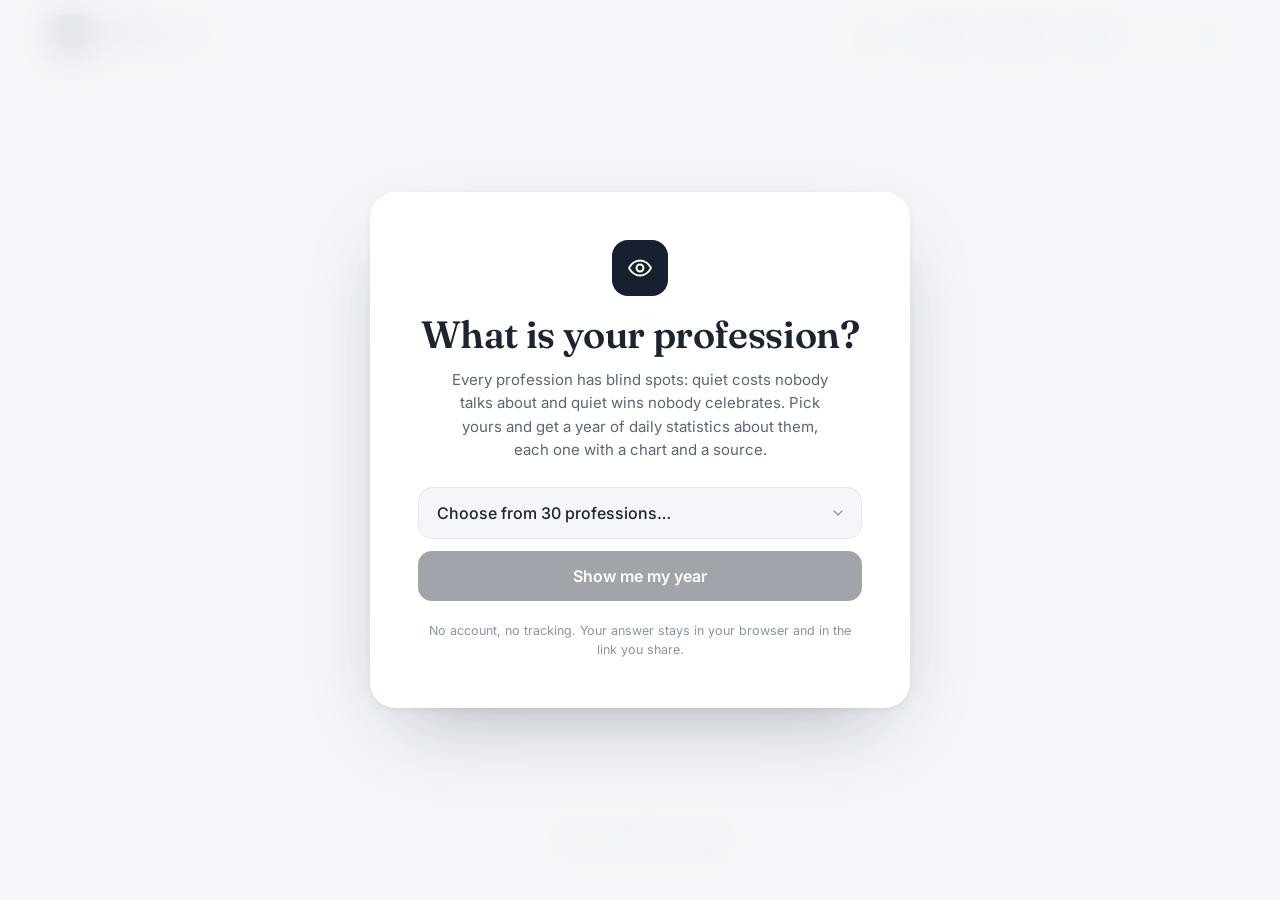
<file: blindspots-2026/index.html>
<!doctype html>
<html lang="en">
<head>
  <meta charset="utf-8" />
  <meta name="viewport" content="width=device-width, initial-scale=1" />

  <title>BlindSpots 2026 — A Year of Stats Your Profession Doesn't See</title>
  <meta name="description" content="Pick your profession and get a daily, sourced statistic about its blind spots: the quiet costs and the quiet wins. 30 professions, 365 days, every stat sourced." />
  <meta name="theme-color" content="#f4f6f9" />
  <meta property="og:title" content="BlindSpots 2026" />
  <meta property="og:description" content="A year of daily, sourced statistics about your profession's blind spots." />
  <meta property="og:type" content="website" />

  <link rel="preconnect" href="https://fonts.googleapis.com" />
  <link rel="preconnect" href="https://fonts.gstatic.com" crossorigin />
  <link href="https://fonts.googleapis.com/css2?family=Fraunces:opsz,ital,wght@9..144,0,400;9..144,0,500;9..144,0,600;9..144,1,400&family=Inter:wght@400;500;600;700&display=swap" rel="stylesheet" />

  <link rel="stylesheet" href="blindspots.css?v=2" />
</head>
<body>

  <!-- ============================================================
       GATE — profession picker shown on first visit. Hides once a
       profession is chosen (saved in localStorage + the URL hash so
       shared links open straight to the right profession).
       ============================================================ -->
  <div class="gate" id="gate" role="dialog" aria-modal="true" aria-labelledby="gateTitle" hidden>
    <div class="gate__card">
      <div class="gate__icon" aria-hidden="true">
        <svg viewBox="0 0 24 24" width="26" height="26"><path d="M12 5c-5 0-8.6 4.2-9.8 6.3a1.4 1.4 0 0 0 0 1.4C3.4 14.8 7 19 12 19s8.6-4.2 9.8-6.3a1.4 1.4 0 0 0 0-1.4C20.6 9.2 17 5 12 5Z" fill="none" stroke="currentColor" stroke-width="1.8"/><circle cx="12" cy="12" r="3.2" fill="none" stroke="currentColor" stroke-width="1.8"/></svg>
      </div>
      <h1 class="gate__title" id="gateTitle">What is your profession?</h1>
      <p class="gate__sub">
        Every profession has blind spots: quiet costs nobody talks about and quiet wins
        nobody celebrates. Pick yours and get a year of daily statistics about them,
        each one with a chart and a source.
      </p>
      <div class="gate__row">
        <div class="gate__select-wrap">
          <select id="gateSelect" class="gate__select" aria-label="Your profession">
            <option value="" selected disabled>Choose from 30 professions…</option>
          </select>
          <svg class="gate__chevron" viewBox="0 0 24 24" width="16" height="16" aria-hidden="true"><path d="M6 9l6 6 6-6" fill="none" stroke="currentColor" stroke-width="2" stroke-linecap="round" stroke-linejoin="round"/></svg>
        </div>
        <button id="gateGo" class="gate__go" type="button" disabled>Show me my year</button>
      </div>
      <p class="gate__fine">No account, no tracking. Your answer stays in your browser and in the link you share.</p>
    </div>
  </div>

  <!-- ============================================================
       TOP BAR — logo left, view tabs + actions right.
       ============================================================ -->
  <header class="topbar" id="topbar">
    <a class="brand" href="#" id="brandLink">
      <span class="brand__icon" aria-hidden="true">
        <svg viewBox="0 0 24 24" width="20" height="20"><path d="M12 5c-5 0-8.6 4.2-9.8 6.3a1.4 1.4 0 0 0 0 1.4C3.4 14.8 7 19 12 19s8.6-4.2 9.8-6.3a1.4 1.4 0 0 0 0-1.4C20.6 9.2 17 5 12 5Z" fill="none" stroke="currentColor" stroke-width="1.8"/><circle cx="12" cy="12" r="3.2" fill="none" stroke="currentColor" stroke-width="1.8"/></svg>
      </span>
      <span class="brand__name">Blind<span>Spots</span></span>
    </a>

    <div class="topbar__right">
      <nav class="tabs" id="tabs" aria-label="View">
        <button class="tab" data-view="day" type="button">Day</button>
        <button class="tab" data-view="week" type="button">Week</button>
        <button class="tab" data-view="month" type="button">Month</button>
        <button class="tab" data-view="year" type="button">Year</button>
      </nav>
      <button class="iconbtn" id="btnProf" type="button" title="Switch profession" aria-label="Switch profession">
        <svg viewBox="0 0 24 24" width="18" height="18" aria-hidden="true"><circle cx="12" cy="8" r="3.4" fill="none" stroke="currentColor" stroke-width="1.8"/><path d="M5 19.5c1.2-3.2 3.8-4.8 7-4.8s5.8 1.6 7 4.8" fill="none" stroke="currentColor" stroke-width="1.8" stroke-linecap="round"/></svg>
      </button>
      <button class="iconbtn" id="btnShare" type="button" title="Copy share link" aria-label="Copy share link">
        <svg viewBox="0 0 24 24" width="18" height="18" aria-hidden="true"><path d="M10 14a4.5 4.5 0 0 0 6.4 0l3.2-3.2a4.5 4.5 0 1 0-6.4-6.4L11.6 6" fill="none" stroke="currentColor" stroke-width="1.8" stroke-linecap="round"/><path d="M14 10a4.5 4.5 0 0 0-6.4 0l-3.2 3.2a4.5 4.5 0 1 0 6.4 6.4L12.4 18" fill="none" stroke="currentColor" stroke-width="1.8" stroke-linecap="round"/></svg>
      </button>
    </div>
  </header>

  <!-- Views are rendered here by blindspots.js -->
  <main id="app"></main>

  <footer class="foot">
    <p>Made by <a href="https://www.linkedin.com/in/sterling-ku/" target="_blank" rel="noopener">Sterling Smith</a></p>
  </footer>

  <div class="toast" id="toast" role="status" aria-live="polite" hidden></div>

  <script src="blindspots-data-1.js?v=3"></script>
  <script src="blindspots-data-2.js?v=3"></script>
  <script src="blindspots.js?v=3" defer></script>
</body>
</html>
</file>
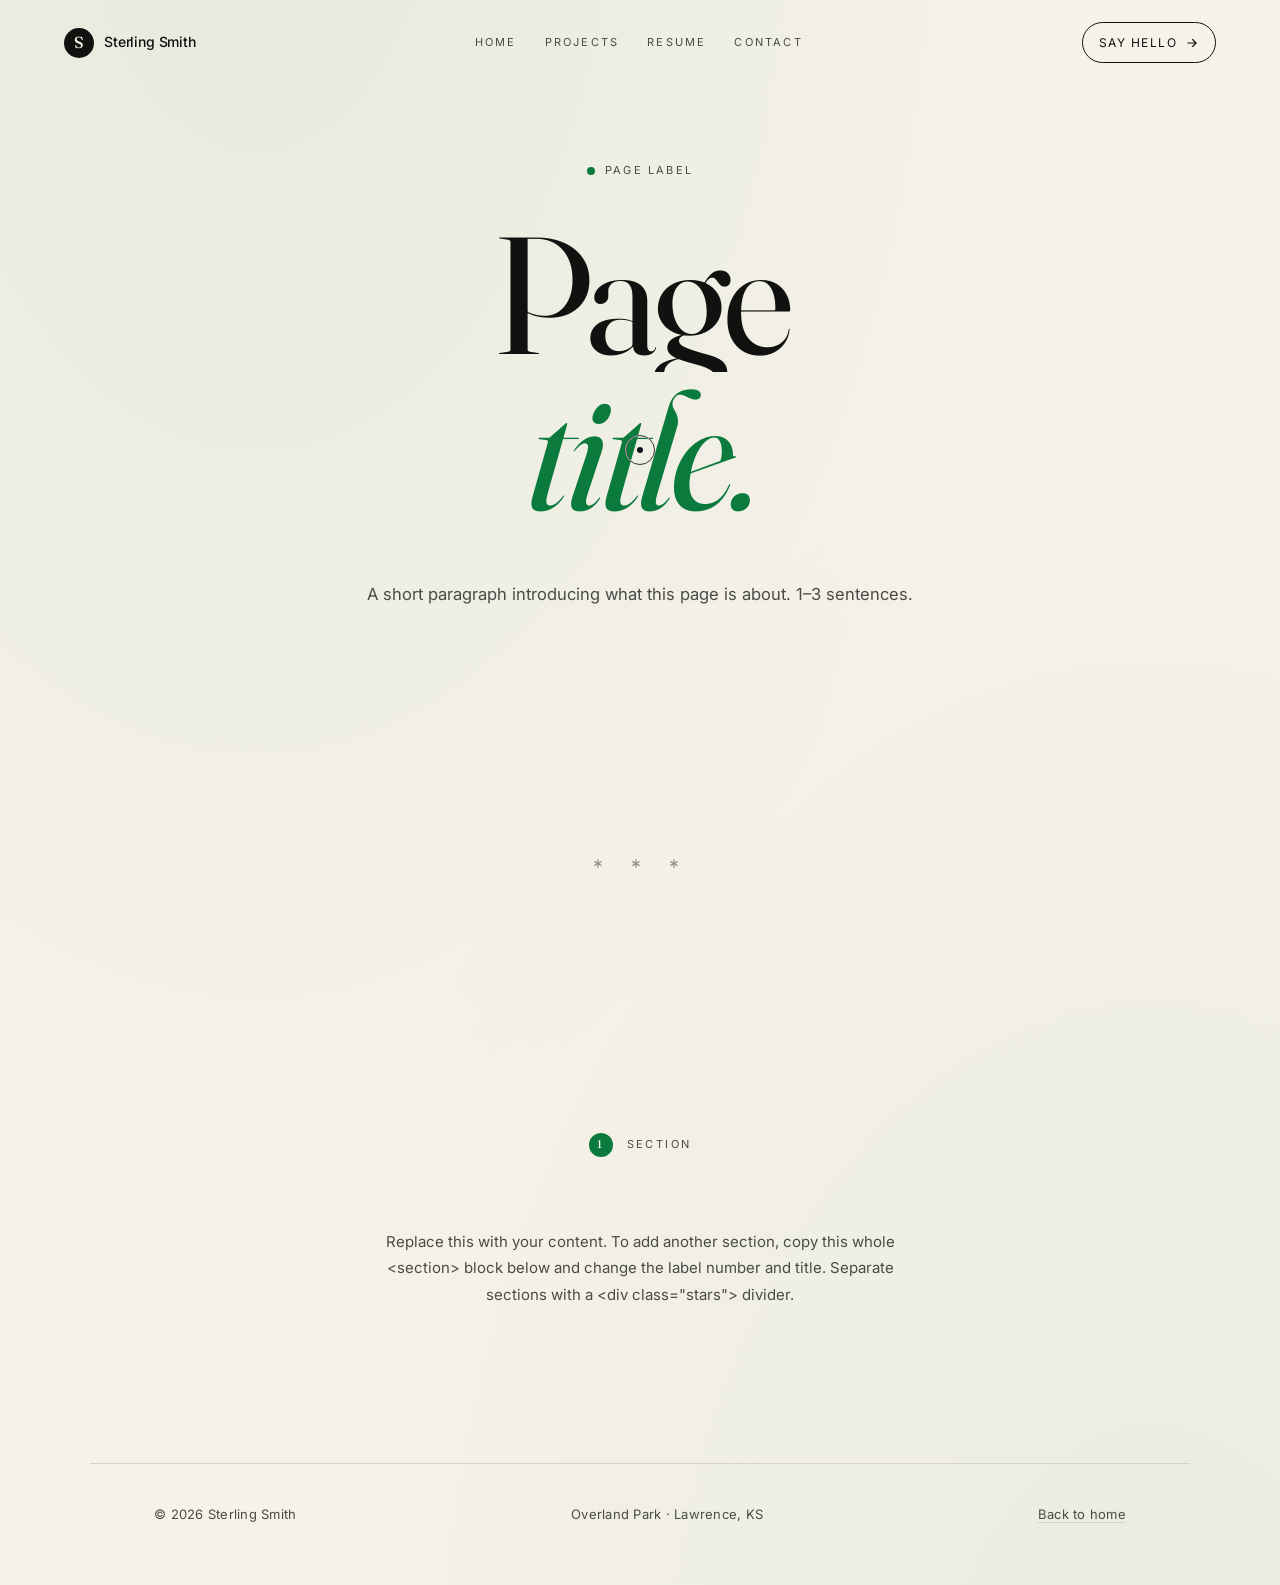
<file: page-template.html>
<!doctype html>
<html lang="en">
<head>
  <meta charset="utf-8" />
  <meta name="viewport" content="width=device-width, initial-scale=1" />

  <!-- EDIT: page title + description for this page -->
  <title>Page Title — Sterling Smith</title>
  <meta name="description" content="One-line description of this page." />

  <meta name="theme-color" content="#f6f2e9" />

  <link rel="preconnect" href="https://fonts.googleapis.com" />
  <link rel="preconnect" href="https://fonts.gstatic.com" crossorigin />
  <link href="https://fonts.googleapis.com/css2?family=Fraunces:opsz,ital,wght@9..144,0,300;9..144,0,400;9..144,0,500;9..144,1,300;9..144,1,400&family=Inter:wght@300;400;500;600&display=swap" rel="stylesheet" />

  <link rel="stylesheet" href="styles.css?v=2" />
</head>
<body>
  <a class="skip" href="#main">Skip to content</a>

  <div class="cursor" aria-hidden="true">
    <div class="cursor__dot"></div>
    <div class="cursor__ring"></div>
  </div>

  <div class="progress" aria-hidden="true"></div>

  <!-- Shared header — keep in sync with index.html -->
  <header class="nav" data-reveal>
    <a href="index.html#hero" class="nav__brand" data-cursor="link">
      <span class="nav__brand-mark">S</span>
      <span class="nav__brand-name">Sterling Smith</span>
    </a>
    <nav class="nav__links" aria-label="Primary">
      <a href="index.html#hero" data-cursor="link">Home</a>
      <a href="index.html#experience" data-cursor="link">Projects</a>
      <a href="index.html#education" data-cursor="link">Resume</a>
      <a href="index.html#contact" data-cursor="link">Contact</a>
    </nav>
    <a class="nav__cta magnetic" href="mailto:sterling@ku.edu" data-cursor="link">
      <span>Say hello</span>
      <svg viewBox="0 0 24 24" width="14" height="14" aria-hidden="true"><path d="M5 12h14M13 6l6 6-6 6" fill="none" stroke="currentColor" stroke-width="2" stroke-linecap="round" stroke-linejoin="round"/></svg>
    </a>
  </header>

  <main id="main">

    <!-- =========================================================
         PAGE HERO — change the label and the two headline lines.
         ========================================================= -->
    <section class="hero" style="min-height: 60vh;">
      <div class="hero__meta" data-reveal>
        <span class="dot"></span>
        <span>Page label</span>
      </div>

      <h1 class="hero__title">
        <span class="line" data-reveal><span class="line__inner">Page</span></span>
        <span class="line" data-reveal><span class="line__inner"><em>title.</em></span></span>
      </h1>

      <div class="hero__sub" data-reveal>
        <p>A short paragraph introducing what this page is about. 1–3 sentences.</p>
      </div>
    </section>

    <div class="stars" data-reveal aria-hidden="true"><span>*</span><span>*</span><span>*</span></div>

    <!-- =========================================================
         PAGE BODY — put your content here. You can reuse any of the
         existing section styles from index.html (about, exp, edu,
         contact) by copying the markup and renaming the IDs.
         ========================================================= -->
    <section class="about">
      <div class="section__label" data-reveal>
        <span>1</span><span>Section</span>
      </div>
      <div class="about__body" data-reveal>
        <p>
          Replace this with your content. To add another section, copy this whole
          &lt;section&gt; block below and change the label number and title. Separate
          sections with a &lt;div class="stars"&gt; divider.
        </p>
      </div>
    </section>

  </main>

  <footer class="foot">
    <div class="foot__row">
      <span>© <span id="year"></span> Sterling Smith</span>
      <span>Overland Park · Lawrence, KS</span>
      <span><a href="index.html" data-cursor="link">Back to home</a></span>
    </div>
  </footer>

  <script src="script.js?v=2" defer></script>
</body>
</html>
</file>
<file: blindspots-2026/blindspots.css>
/* =========================================================================
   BlindSpots 2026 — standalone styles, modeled on the Chroma2026 layout:
   white top bar with segmented view tabs, big serif day numerals, colored
   day cards, month grid of rounded chips, year overview of mini calendars.
   ========================================================================= */

:root {
  --bg: #f4f6f9;
  --panel: #ffffff;
  --ink: #1c2430;
  --ink-dim: #5b6573;
  --muted: #8a93a1;
  --rule: #e4e8ee;
  --pill: #eceff4;
  --radius-lg: 22px;
  --radius-md: 16px;
  --shadow: 0 1px 2px rgba(18, 26, 38, .05), 0 16px 40px -24px rgba(18, 26, 38, .25);

  --f-serif: "Fraunces", ui-serif, Georgia, "Times New Roman", serif;
  --f-sans: "Inter", ui-sans-serif, system-ui, -apple-system, "Segoe UI", Helvetica, Arial, sans-serif;
  --f-mono: ui-monospace, SFMono-Regular, Menlo, Consolas, monospace;

  --pad-x: clamp(18px, 4vw, 56px);
}

* { box-sizing: border-box; }
html, body { margin: 0; padding: 0; }

body {
  background: var(--bg);
  color: var(--ink);
  font-family: var(--f-sans);
  font-size: 16px;
  line-height: 1.55;
  -webkit-font-smoothing: antialiased;
  min-height: 100vh;
  display: flex;
  flex-direction: column;
  transition: background-color .45s ease;
}
main { flex: 1; }

a { color: inherit; }
button { font-family: var(--f-sans); cursor: pointer; }

/* Day view paints the whole page in the day's color (set from JS via --daycolor) */
body.view-day { background: var(--daycolor, var(--bg)); }

/* ===== Top bar ===== */
.topbar {
  position: sticky; top: 0; z-index: 40;
  display: flex; align-items: center; justify-content: space-between; gap: 16px;
  padding: 14px var(--pad-x);
  background: var(--panel);
  border-bottom: 1px solid var(--rule);
  transition: background .45s ease, border-color .45s ease;
}
body.view-day .topbar { background: transparent; border-bottom-color: transparent; }

.brand { display: inline-flex; align-items: center; gap: 12px; text-decoration: none; }
.brand__icon {
  display: inline-grid; place-items: center;
  width: 40px; height: 40px; border-radius: 12px;
  background: #16202e; color: #fff;
}
.brand__name { font-weight: 700; font-size: 21px; letter-spacing: -.02em; color: var(--ink); }
.brand__name span { font-weight: 500; color: var(--muted); }

/* On a dark day-color background, the bar text flips to light */
body.view-day.on-dark .brand__name,
body.view-day.on-dark .brand__name span { color: #fff; }
body.view-day.on-dark .brand__icon { background: rgba(255,255,255,.14); }

.topbar__right { display: flex; align-items: center; gap: 10px; }

.tabs {
  display: inline-flex; gap: 2px;
  background: var(--pill); border-radius: 999px; padding: 4px;
}
.tab {
  border: 0; background: transparent;
  padding: 8px 18px; border-radius: 999px;
  font-size: 14px; font-weight: 600; color: var(--ink-dim);
  transition: background .2s, color .2s, box-shadow .2s;
}
.tab:hover { color: var(--ink); }
.tab.is-active { background: var(--panel); color: var(--ink); box-shadow: 0 1px 3px rgba(18,26,38,.12); }

body.view-day.on-dark .tabs { background: rgba(255,255,255,.12); }
body.view-day.on-dark .tab { color: rgba(255,255,255,.75); }
body.view-day.on-dark .tab:hover { color: #fff; }
body.view-day.on-dark .tab.is-active { background: rgba(255,255,255,.22); color: #fff; box-shadow: none; }

.iconbtn {
  display: inline-grid; place-items: center;
  width: 38px; height: 38px; border-radius: 50%;
  border: 0; background: transparent; color: var(--ink-dim);
  transition: background .2s, color .2s;
}
.iconbtn:hover { background: var(--pill); color: var(--ink); }
body.view-day.on-dark .iconbtn { color: rgba(255,255,255,.8); }
body.view-day.on-dark .iconbtn:hover { background: rgba(255,255,255,.14); color: #fff; }

@media (max-width: 640px) {
  .tab { padding: 7px 12px; font-size: 13px; }
  .brand__name { display: none; }
}

/* ===== Period navigation row (‹ June 2026 ›) ===== */
.navrow {
  display: flex; align-items: center; justify-content: center; gap: clamp(24px, 6vw, 90px);
  padding: clamp(26px, 4vw, 44px) var(--pad-x) 0;
}
.navrow__title { text-align: center; }
.navrow__main { font-weight: 700; font-size: 22px; letter-spacing: -.01em; }
.navrow__sub { font-size: 11px; font-weight: 600; letter-spacing: .14em; color: var(--muted); text-transform: uppercase; margin-top: 2px; }
.navrow__btn {
  display: inline-grid; place-items: center;
  width: 40px; height: 40px; border-radius: 50%;
  border: 0; background: transparent; color: inherit;
  transition: background .2s;
}
.navrow__btn:hover { background: rgba(127,127,127,.14); }

body.view-day.on-dark .navrow { color: #fff; }
body.view-day.on-dark .navrow__sub { color: rgba(255,255,255,.65); }

/* ===== Day view ===== */
.dayview {
  display: flex; flex-direction: column; align-items: center;
  padding: 0 var(--pad-x) clamp(40px, 6vw, 72px);
  color: var(--ink);
}
body.on-dark .dayview { color: #fff; }

.dayview__meta {
  width: min(560px, 100%);
  display: flex; align-items: center; justify-content: space-between;
  margin-top: clamp(28px, 5vh, 64px);
  font-weight: 600; font-size: 15px;
}
.dayview__year { display: inline-flex; align-items: center; gap: 9px; opacity: .9; }
.dayview__prof {
  display: inline-flex; align-items: center; gap: 8px;
  border: 1.5px solid currentColor; border-radius: 999px;
  background: transparent; color: inherit;
  padding: 7px 14px; font-size: 13px; font-weight: 600;
  opacity: .85; transition: opacity .2s;
}
.dayview__prof:hover { opacity: 1; }

.dayview__num {
  font-family: var(--f-serif); font-weight: 500;
  font-size: clamp(96px, 16vw, 150px); line-height: 1;
  margin-top: clamp(20px, 6vh, 70px);
}
.dayview__month {
  font-size: clamp(18px, 2.4vw, 26px); font-weight: 500;
  letter-spacing: .42em; text-indent: .42em; text-transform: uppercase;
  opacity: .85; margin-top: 6px;
}

/* ===== The stat card (shared by Day and Week views) ===== */
.statcard {
  width: min(560px, 100%);
  margin-top: clamp(28px, 5vh, 56px);
  border-radius: var(--radius-lg);
  padding: clamp(22px, 4vw, 34px);
  text-align: left;
  background: rgba(255,255,255,.10);
  border: 1px solid rgba(255,255,255,.16);
  backdrop-filter: blur(4px);
  -webkit-backdrop-filter: blur(4px);
}
.statcard.on-light-card {
  background: rgba(22,32,46,.07);
  border-color: rgba(22,32,46,.12);
}

.statcard__top { display: flex; align-items: center; justify-content: space-between; gap: 12px; }
.statcard__tone {
  font-size: 10.5px; font-weight: 700; letter-spacing: .16em; text-transform: uppercase;
  padding: 5px 11px; border-radius: 999px;
  background: rgba(255,255,255,.18);
}
.statcard.on-light-card .statcard__tone { background: rgba(22,32,46,.10); }

.statcard__kicker { font-family: var(--f-mono); font-size: 12.5px; opacity: .75; }

.statcard__title {
  font-family: var(--f-serif); font-weight: 600;
  font-size: clamp(24px, 3.4vw, 31px); line-height: 1.12; letter-spacing: -.01em;
  margin: 14px 0 4px;
}
.statcard__chart { margin: 18px 0 6px; }
.statcard__chart svg { display: block; width: 100%; height: auto; }
.statcard__caption { font-size: 12px; opacity: .7; margin: 4px 0 0; }

.statcard__text { font-size: 16px; line-height: 1.6; opacity: .94; margin: 14px 0 0; }

.statcard__rule { border: 0; border-top: 1px solid currentColor; opacity: .22; margin: 20px 0 14px; }

.statcard__foot {
  display: flex; flex-wrap: wrap; align-items: center; justify-content: space-between; gap: 8px 16px;
  font-size: 13.5px;
}
.statcard__date { opacity: .8; }
.statcard__src {
  display: inline-flex; align-items: center; gap: 6px;
  font-weight: 600; text-decoration: none;
  border-bottom: 1px solid currentColor; padding-bottom: 1px;
  opacity: .9; transition: opacity .2s;
}
.statcard__src:hover { opacity: 1; }

/* ===== Week view ===== */
.weekview { padding: 0 var(--pad-x) clamp(40px, 6vw, 72px); }
.weekstrip {
  display: grid; grid-template-columns: repeat(7, minmax(64px, 132px));
  justify-content: center; gap: clamp(8px, 1.6vw, 20px);
  margin-top: clamp(26px, 4vw, 44px);
}
.weekday {
  position: relative;
  border: 0; border-radius: 22px;
  aspect-ratio: 132 / 160;
  display: flex; flex-direction: column; align-items: center; justify-content: center; gap: 6px;
  transition: transform .2s ease, box-shadow .2s ease;
}
.weekday:hover { transform: translateY(-3px); }
.weekday__dow { font-size: 11px; font-weight: 700; letter-spacing: .14em; }
.weekday__num { font-family: var(--f-serif); font-weight: 600; font-size: clamp(20px, 3vw, 30px); line-height: 1; }
.weekday.is-selected {
  box-shadow: 0 0 0 3px var(--bg), 0 0 0 6px var(--ink);
}
.weekday.is-selected::after {
  content: ""; position: absolute; left: 50%; bottom: -13px;
  width: 9px; height: 9px; border-radius: 50%;
  background: var(--ink); transform: translateX(-50%);
}
@media (max-width: 640px) {
  .weekstrip { grid-template-columns: repeat(7, 1fr); }
  .weekday { border-radius: 14px; }
}

.weekview__card {
  margin: clamp(34px, 5vw, 56px) auto 0;
  width: min(640px, 100%);
  border-radius: 26px;
  padding: clamp(22px, 4vw, 36px);
  box-shadow: var(--shadow);
  display: flex; flex-direction: column; align-items: center;
}
.weekview__cardmeta {
  width: 100%; display: flex; align-items: center; justify-content: space-between;
  font-weight: 600; font-size: 15px;
}
.weekview__num { font-family: var(--f-serif); font-weight: 500; font-size: clamp(78px, 11vw, 120px); line-height: 1; margin-top: clamp(16px, 3vh, 40px); }
.weekview__month { font-size: 19px; font-weight: 500; letter-spacing: .4em; text-indent: .4em; text-transform: uppercase; opacity: .85; margin-top: 4px; }

/* ===== Month view ===== */
.monthview { padding: 0 var(--pad-x) clamp(40px, 6vw, 72px); }
.monthpanel {
  max-width: 1240px; margin: clamp(26px, 4vw, 44px) auto 0;
  background: var(--panel);
  border-radius: var(--radius-lg);
  box-shadow: var(--shadow);
  padding: clamp(18px, 3vw, 36px);
}
.monthpanel__dows {
  display: grid; grid-template-columns: repeat(7, 1fr); gap: clamp(8px, 1.2vw, 14px);
  margin-bottom: 14px;
}
.monthpanel__dow { text-align: center; font-size: 12px; font-weight: 700; letter-spacing: .14em; color: var(--muted); }
.monthgrid { display: grid; grid-template-columns: repeat(7, 1fr); gap: clamp(8px, 1.2vw, 14px); }
.monthcell {
  border: 0; border-radius: 18px;
  aspect-ratio: 1.45 / 1;
  display: grid; place-items: center;
  font-size: clamp(15px, 1.8vw, 22px); font-weight: 700;
  transition: transform .15s ease, box-shadow .2s ease;
}
.monthcell:hover { transform: scale(1.04); z-index: 1; }
.monthcell.is-selected { box-shadow: 0 0 0 3px var(--panel), 0 0 0 6px var(--ink); }
.monthcell--empty { background: transparent; pointer-events: none; }
@media (max-width: 640px) {
  .monthcell { border-radius: 10px; font-size: 13px; }
}

/* ===== Year view ===== */
.yearview { padding: 0 var(--pad-x) clamp(40px, 6vw, 72px); max-width: 1500px; margin: 0 auto; width: 100%; }
.yearview__head {
  font-family: var(--f-serif); font-weight: 600;
  font-size: clamp(34px, 4.5vw, 46px); letter-spacing: -.01em;
  margin: clamp(30px, 4.5vw, 52px) 0 clamp(22px, 3vw, 36px);
  color: #2a3242;
}
.yeargrid {
  display: grid; gap: clamp(16px, 2vw, 28px);
  grid-template-columns: repeat(auto-fill, minmax(290px, 1fr));
}
.yearmonth {
  background: var(--panel);
  border-radius: var(--radius-lg);
  box-shadow: var(--shadow);
  padding: 22px 22px 26px;
}
.yearmonth__name {
  font-size: 13px; font-weight: 700; letter-spacing: .12em; text-transform: uppercase;
  color: #39414e; margin: 0 0 16px;
}
.yearmonth__grid { display: grid; grid-template-columns: repeat(7, 1fr); gap: 6px; }
.daychip {
  border: 0; border-radius: 9px;
  aspect-ratio: 1;
  display: grid; place-items: center;
  font-size: 11.5px; font-weight: 700;
  transition: transform .15s ease, box-shadow .15s ease;
}
.daychip:hover { transform: scale(1.18); z-index: 1; }
.daychip.is-selected { box-shadow: 0 0 0 2px var(--panel), 0 0 0 4px var(--ink); }
.daychip--empty { background: transparent; pointer-events: none; }

/* ===== Gate ===== */
.gate {
  position: fixed; inset: 0; z-index: 100;
  display: grid; place-items: center;
  padding: var(--pad-x);
  background: rgba(244, 246, 249, .88);
  backdrop-filter: blur(16px);
  -webkit-backdrop-filter: blur(16px);
}
.gate[hidden] { display: none; }

.gate__card {
  width: min(540px, 100%);
  background: var(--panel);
  border-radius: 26px;
  box-shadow: 0 2px 6px rgba(18,26,38,.06), 0 32px 80px -32px rgba(18,26,38,.35);
  padding: clamp(28px, 5vw, 48px);
  text-align: center;
}
.gate__icon {
  display: inline-grid; place-items: center;
  width: 56px; height: 56px; border-radius: 16px;
  background: #16202e; color: #fff;
  margin-bottom: 18px;
}
.gate__title {
  font-family: var(--f-serif); font-weight: 600;
  font-size: clamp(28px, 5vw, 38px); line-height: 1.1; letter-spacing: -.01em;
  margin: 0 0 12px;
}
.gate__sub { color: var(--ink-dim); font-size: 15px; max-width: 42ch; margin: 0 auto 26px; }

.gate__row { display: grid; gap: 12px; }
.gate__select-wrap { position: relative; }
.gate__select {
  width: 100%; appearance: none; -webkit-appearance: none;
  border: 1.5px solid var(--rule); border-radius: 14px;
  background: var(--bg); color: var(--ink);
  font-family: var(--f-sans); font-size: 16px; font-weight: 500;
  padding: 15px 44px 15px 18px;
  outline: none; cursor: pointer;
  transition: border-color .2s;
}
.gate__select:focus { border-color: #16202e; }
.gate__chevron { position: absolute; right: 16px; top: 50%; transform: translateY(-50%); color: var(--muted); pointer-events: none; }

.gate__go {
  border: 0; border-radius: 14px;
  background: #16202e; color: #fff;
  font-size: 16px; font-weight: 600;
  padding: 15px 18px;
  transition: opacity .2s, transform .15s;
}
.gate__go:hover { transform: translateY(-1px); }
.gate__go[disabled] { opacity: .4; pointer-events: none; }

.gate__fine { margin: 20px 0 0; font-size: 12.5px; color: var(--muted); }

/* ===== Footer ===== */
.foot {
  text-align: center;
  padding: 30px var(--pad-x) 36px;
  color: var(--ink-dim); font-size: 15px;
}
.foot a { font-weight: 600; color: inherit; }
.foot a:hover { color: var(--ink); }
body.view-day.on-dark .foot { color: rgba(255,255,255,.75); }
body.view-day.on-dark .foot a:hover { color: #fff; }

/* ===== Toast (share link copied) ===== */
.toast {
  position: fixed; left: 50%; bottom: 28px; transform: translateX(-50%);
  background: #16202e; color: #fff;
  font-size: 14px; font-weight: 500;
  padding: 11px 20px; border-radius: 999px;
  box-shadow: 0 12px 30px -10px rgba(18,26,38,.5);
  z-index: 120;
}
.toast[hidden] { display: none; }

@media (prefers-reduced-motion: reduce) {
  *, *::before, *::after { transition-duration: .001ms !important; animation-duration: .001ms !important; }
}
</file>
<file: styles.css>
:root {
  --bg: #f6f2e9;
  --bg-2: #ffffff;
  --bg-paper: #fbf8f1;
  --fg: #111110;
  --fg-dim: #4a4a46;
  --muted: #8e8c84;
  --rule: #d9d3c4;
  --accent: #0b7a3d;
  --accent-2: #13a35a;
  --accent-soft: #7bc79a;
  --shadow: 0 1px 2px rgba(17,17,16,.04), 0 20px 40px -20px rgba(17,17,16,.12);

  --f-serif: "Fraunces", ui-serif, Georgia, "Times New Roman", serif;
  --f-sans: "Inter", ui-sans-serif, system-ui, -apple-system, Segoe UI, Helvetica, Arial, sans-serif;
  --f-mono: ui-monospace, SFMono-Regular, Menlo, Consolas, monospace;

  --pad-x: clamp(20px, 5vw, 80px);
  --max: 1100px;

  --ease: cubic-bezier(.2, .7, .2, 1);
  --ease-out: cubic-bezier(.22, 1, .36, 1);
}

* { box-sizing: border-box; }
html, body { margin: 0; padding: 0; }
html { scroll-behavior: smooth; }
@media (prefers-reduced-motion: reduce) {
  html { scroll-behavior: auto; }
  *, *::before, *::after { animation-duration: .001ms !important; transition-duration: .001ms !important; }
}

body {
  background: var(--bg);
  color: var(--fg);
  font-family: var(--f-sans);
  font-size: 16.5px;
  line-height: 1.6;
  -webkit-font-smoothing: antialiased;
  -moz-osx-font-smoothing: grayscale;
  overflow-x: hidden;
  cursor: none;
  background-image:
    radial-gradient(ellipse at 20% -10%, rgba(11,122,61,.07), transparent 55%),
    radial-gradient(ellipse at 90% 110%, rgba(11,122,61,.05), transparent 55%);
}
@media (hover: none), (max-width: 820px) { body { cursor: auto; } }

a { color: inherit; text-decoration: none; }
img, svg { display: block; max-width: 100%; }

::selection { background: var(--accent); color: #fff; }

.skip {
  position: fixed; top: 8px; left: 8px; padding: 8px 12px;
  background: var(--fg); color: var(--bg); border-radius: 6px;
  transform: translateY(-200%); transition: transform .2s; z-index: 1000;
}
.skip:focus { transform: translateY(0); }

/* ===== Custom cursor (mix-blend-difference works on light bg too) ===== */
.cursor { position: fixed; inset: 0; pointer-events: none; z-index: 999; mix-blend-mode: difference; }
.cursor__dot, .cursor__ring {
  position: absolute; top: 0; left: 0;
  border-radius: 50%; pointer-events: none;
  transform: translate3d(-50%, -50%, 0);
  will-change: transform, width, height;
}
.cursor__dot { width: 6px; height: 6px; background: #fff; }
.cursor__ring {
  width: 30px; height: 30px;
  border: 1px solid rgba(255,255,255,.85);
  transition: width .25s var(--ease), height .25s var(--ease), border-color .25s var(--ease), background .25s var(--ease);
}
body.is-hover .cursor__ring { width: 58px; height: 58px; background: rgba(255,255,255,.12); border-color: #fff; }
body.is-hover .cursor__dot { opacity: 0; }
@media (hover: none), (max-width: 820px) { .cursor { display: none; } }

/* ===== Scroll progress ===== */
.progress {
  position: fixed; top: 0; left: 0; height: 2px; width: 0%;
  background: var(--accent); z-index: 100; transition: width .08s linear;
}

/* ===== Nav ===== */
.nav {
  position: fixed; top: 0; left: 0; right: 0; z-index: 50;
  display: flex; align-items: center; justify-content: space-between; gap: 24px;
  padding: 22px var(--pad-x);
  transition: background .3s var(--ease), backdrop-filter .3s var(--ease), padding .3s var(--ease), border-color .3s;
  border-bottom: 1px solid transparent;
}
.nav.is-scrolled {
  background: rgba(246, 242, 233, .75);
  backdrop-filter: blur(14px);
  -webkit-backdrop-filter: blur(14px);
  padding-top: 14px; padding-bottom: 14px;
  border-bottom-color: var(--rule);
}
.nav__brand { display: inline-flex; align-items: center; gap: 10px; font-weight: 500; letter-spacing: -.01em; }
.nav__brand-mark {
  display: inline-grid; place-items: center;
  width: 30px; height: 30px;
  background: var(--fg); color: var(--bg);
  border-radius: 50%;
  font-family: var(--f-serif); font-weight: 500; font-size: 16px;
  transition: transform .4s var(--ease-out), background .3s, color .3s;
}
.nav__brand:hover .nav__brand-mark { transform: rotate(-16deg) scale(1.05); background: var(--accent); color: #fff; }
.nav__brand-name { font-size: 14px; }

.nav__links {
  display: flex; gap: 4px;
  font-size: 11px; letter-spacing: .2em; text-transform: uppercase;
  color: var(--fg-dim);
}
.nav__links a { position: relative; padding: 8px 12px; border-radius: 999px; transition: color .2s, background .2s; }
.nav__links a:hover, .nav__links a.is-active { color: var(--fg); background: rgba(17,17,16,.05); }
@media (max-width: 720px) { .nav__links { display: none; } }

.nav__cta {
  display: inline-flex; align-items: center; gap: 8px;
  padding: 10px 16px;
  border: 1px solid var(--fg);
  border-radius: 999px;
  font-size: 12px; letter-spacing: .12em; text-transform: uppercase;
  background: transparent;
  transition: background .25s, color .25s;
}
.nav__cta:hover { background: var(--fg); color: var(--bg); }

/* ===== Layout ===== */
main { max-width: var(--max); margin: 0 auto; }
section { padding: clamp(80px, 12vw, 140px) var(--pad-x); position: relative; }

/* Asterisk divider — zivcohen-style */
.stars {
  display: flex; gap: 20px; justify-content: center;
  margin: clamp(60px, 9vw, 110px) 0;
  color: var(--muted);
  font-size: 20px; letter-spacing: .4em;
  user-select: none;
}
.stars span { display: inline-block; transition: transform .6s var(--ease-out), color .6s; }
.stars.is-visible span:nth-child(1) { animation: twinkle 3s ease-in-out infinite; }
.stars.is-visible span:nth-child(2) { animation: twinkle 3s ease-in-out infinite .5s; }
.stars.is-visible span:nth-child(3) { animation: twinkle 3s ease-in-out infinite 1s; }
@keyframes twinkle {
  0%, 100% { opacity: .5; transform: rotate(0) scale(1); }
  50%      { opacity: 1;  transform: rotate(90deg) scale(1.2); color: var(--accent); }
}

.section__label {
  display: flex; gap: 14px; align-items: center; justify-content: center;
  font-family: var(--f-sans); font-size: 11px; letter-spacing: .22em; text-transform: uppercase;
  color: var(--fg-dim);
  margin-bottom: clamp(40px, 6vw, 72px);
}
.section__label span:first-child {
  display: inline-grid; place-items: center;
  width: 24px; height: 24px; border-radius: 50%;
  background: var(--accent); color: #fff;
  font-family: var(--f-serif);
}

/* ===== Hero ===== */
.hero {
  min-height: 100vh;
  padding-top: clamp(120px, 18vh, 200px);
  padding-bottom: clamp(40px, 8vw, 80px);
  display: grid;
  grid-template-rows: auto 1fr auto auto;
  gap: clamp(20px, 3vw, 36px);
  position: relative;
  text-align: center;
}

.hero__meta {
  display: inline-flex; align-items: center; gap: 10px;
  font-size: 11px; letter-spacing: .2em; text-transform: uppercase;
  color: var(--fg-dim);
  justify-self: center;
}
.dot {
  width: 8px; height: 8px; border-radius: 50%; background: var(--accent);
  box-shadow: 0 0 0 0 rgba(11,122,61,.55);
  animation: pulse 2.2s ease-out infinite;
}
@keyframes pulse {
  0%   { box-shadow: 0 0 0 0 rgba(11,122,61,.55); }
  70%  { box-shadow: 0 0 0 12px rgba(11,122,61,0); }
  100% { box-shadow: 0 0 0 0 rgba(11,122,61,0); }
}

/* 3D canvas sits behind the hero text */
.hero__canvas {
  position: absolute;
  inset: 0;
  width: 100%; height: 100%;
  z-index: 0;
  pointer-events: none;
}
.hero > *:not(.hero__canvas) { position: relative; z-index: 1; }

.hero__greet {
  font-family: var(--f-serif);
  font-weight: 300; font-style: italic;
  font-size: clamp(22px, 2.6vw, 30px);
  color: var(--fg-dim);
  margin: 0;
}

.hero__title {
  font-family: var(--f-serif);
  font-weight: 400;
  font-size: clamp(64px, 13vw, 180px);
  line-height: .94;
  letter-spacing: -.035em;
  margin: 0;
}
.hero__title em { font-style: italic; color: var(--accent); font-variation-settings: "opsz" 144; }
.line { display: block; overflow: hidden; }
.line__inner { display: block; transform: translateY(110%); transition: transform 1.1s var(--ease-out); }
[data-reveal].is-visible .line__inner { transform: translateY(0); }

.hero__sub {
  max-width: 60ch; margin-left: auto; margin-right: auto;
  font-size: clamp(15px, 1.3vw, 18px); color: var(--fg-dim);
  line-height: 1.65;
}
.hero__sub a { color: var(--fg); border-bottom: 1px solid var(--muted); transition: border-color .2s, color .2s; }
.hero__sub a:hover { color: var(--accent); border-color: var(--accent); }

/* Emoji CTA row — zivcohen-style */
.hero__cta {
  display: flex; gap: 14px; justify-content: center; flex-wrap: wrap;
  margin-top: 8px;
}
.cta {
  display: inline-flex; align-items: center; gap: 10px;
  padding: 14px 22px;
  background: var(--bg-2);
  border: 1px solid var(--rule);
  border-radius: 999px;
  font-size: 12px; letter-spacing: .18em; text-transform: uppercase;
  color: var(--fg); font-weight: 500;
  box-shadow: var(--shadow);
  transition: transform .3s var(--ease-out), border-color .3s, background .3s, color .3s;
}
.cta .emoji { font-size: 16px; letter-spacing: 0; }
.cta:hover { background: var(--fg); color: var(--bg); border-color: var(--fg); }
.cta.cta--primary { background: var(--accent); border-color: var(--accent); color: #fff; }
.cta.cta--primary:hover { background: var(--fg); border-color: var(--fg); }

.hero__foot {
  display: flex; justify-content: center; align-items: center; gap: 24px;
  padding-top: 32px;
}
.hero__scroll {
  display: inline-flex; align-items: center; gap: 8px;
  font-size: 11px; letter-spacing: .2em; text-transform: uppercase;
  color: var(--fg-dim);
}
.hero__scroll svg { animation: drift 2.4s ease-in-out infinite; }
@keyframes drift {
  0%, 100% { transform: translateY(0); opacity: .8; }
  50%      { transform: translateY(4px); opacity: 1; }
}

/* ===== About ===== */
.about { text-align: center; }
.about__lead {
  font-family: var(--f-serif);
  font-weight: 300;
  font-size: clamp(26px, 3.4vw, 44px);
  line-height: 1.2;
  letter-spacing: -.015em;
  margin: 0 auto clamp(32px, 4vw, 56px);
  max-width: 22ch;
}
.about__lead em { color: var(--accent); font-style: italic; }
.about__body {
  max-width: 58ch; margin: 0 auto;
  font-size: clamp(15px, 1.1vw, 17px); color: var(--fg-dim); line-height: 1.75;
}
.about__body p + p { margin-top: 1em; }
.about__facts {
  margin: clamp(40px, 5vw, 64px) auto 0; max-width: 640px;
  display: grid; grid-template-columns: 1fr 1fr; gap: 1px;
  border: 1px solid var(--rule); background: var(--rule);
  border-radius: 14px; overflow: hidden;
}
.about__facts > div { background: var(--bg-2); padding: 22px; text-align: left; }
.about__facts dt {
  font-size: 10px; letter-spacing: .2em; text-transform: uppercase;
  color: var(--muted); margin-bottom: 6px;
}
.about__facts dd { margin: 0; font-size: 15px; color: var(--fg); font-weight: 500; }

/* ===== Experience ===== */
.exp__list { list-style: none; margin: 0 auto; padding: 0; max-width: 860px; }
.exp__item {
  display: grid; grid-template-columns: 160px 1fr; gap: clamp(16px, 3vw, 48px);
  padding: clamp(24px, 3.5vw, 36px) 0;
  border-top: 1px solid var(--rule);
  position: relative; text-align: left;
  transition: padding-left .5s var(--ease-out);
}
.exp__item:last-child { border-bottom: 1px solid var(--rule); }
.exp__item::before {
  content: ""; position: absolute; left: 0; top: 50%; width: 0; height: 1px;
  background: var(--accent); transition: width .6s var(--ease-out);
}
.exp__item:hover::before { width: 24px; }
.exp__item:hover { padding-left: 36px; }

.exp__when {
  font-size: 11px; letter-spacing: .18em; text-transform: uppercase;
  color: var(--fg-dim); padding-top: 10px;
}
.exp__body h3 {
  font-family: var(--f-serif); font-weight: 400;
  font-size: clamp(22px, 2.3vw, 30px); line-height: 1.15;
  letter-spacing: -.01em; margin: 0 0 4px;
}
.exp__org { font-size: 13px; color: var(--accent); margin: 0 0 14px; font-weight: 500; }
.exp__desc {
  max-width: 66ch; color: var(--fg-dim); margin: 0;
  font-size: clamp(14px, 1.05vw, 16px); line-height: 1.7;
}
.exp__item--muted h3 { color: var(--fg-dim); font-size: clamp(18px, 1.8vw, 24px); }
.exp__item--muted .exp__org { color: var(--muted); }

@media (max-width: 720px) {
  .exp__item { grid-template-columns: 1fr; gap: 6px; }
  .exp__item:hover { padding-left: 0; }
  .exp__item:hover::before { width: 0; }
}

/* ===== Education ===== */
.edu { text-align: center; }
.edu__grid {
  display: grid; grid-template-columns: 1fr 1fr;
  gap: clamp(16px, 2.5vw, 32px);
  max-width: 860px; margin: 0 auto clamp(40px, 6vw, 72px);
  text-align: left;
}
.edu__item {
  padding: clamp(24px, 3vw, 36px);
  border: 1px solid var(--rule);
  border-radius: 16px;
  background: var(--bg-2);
  box-shadow: var(--shadow);
  transition: border-color .3s, transform .5s var(--ease-out);
}
.edu__item:hover { border-color: var(--accent); transform: translateY(-4px); }
.edu__item h3 {
  font-family: var(--f-serif); font-weight: 500;
  font-size: clamp(20px, 2.1vw, 26px); letter-spacing: -.01em; margin: 0 0 8px;
}
.edu__deg { font-size: 15px; color: var(--fg); margin: 0 0 10px; }
.edu__meta { font-size: 12px; color: var(--fg-dim); margin: 0; letter-spacing: .04em; }
.edu__note {
  display: inline-block; margin-top: 18px;
  padding: 4px 12px; border-radius: 999px;
  background: rgba(11,122,61,.08);
  border: 1px solid rgba(11,122,61,.25);
  color: var(--accent);
  font-size: 11px; letter-spacing: .12em; text-transform: uppercase; font-weight: 600;
}
@media (max-width: 720px) { .edu__grid { grid-template-columns: 1fr; } }

.edu__strips {
  display: grid; grid-template-columns: repeat(3, 1fr);
  gap: clamp(20px, 3vw, 40px);
  max-width: 860px; margin: 0 auto;
  border-top: 1px solid var(--rule); padding-top: clamp(32px, 4vw, 56px);
  text-align: left;
}
.strip h4 {
  font-size: 10px; letter-spacing: .22em; text-transform: uppercase;
  color: var(--muted); margin: 0 0 16px; font-weight: 600;
}
.strip ul { list-style: none; margin: 0; padding: 0; display: flex; flex-direction: column; gap: 8px; }
.strip li {
  font-family: var(--f-serif); font-size: clamp(17px, 1.5vw, 20px);
  color: var(--fg); font-weight: 400;
}
.strip li span { color: var(--muted); font-size: .7em; font-family: var(--f-sans); }
@media (max-width: 720px) { .edu__strips { grid-template-columns: 1fr; } }

/* ===== Contact ===== */
.contact { text-align: center; }
.contact__head {
  font-family: var(--f-serif); font-weight: 400;
  font-size: clamp(48px, 9vw, 140px); line-height: .97;
  letter-spacing: -.03em;
  margin: 0 0 clamp(20px, 3vw, 32px);
}
.contact__head em { font-style: italic; color: var(--accent); }
.contact__lead {
  max-width: 58ch; margin: 0 auto clamp(40px, 6vw, 64px);
  font-size: clamp(15px, 1.3vw, 18px); color: var(--fg-dim); line-height: 1.6;
}
.contact__links {
  max-width: 720px; margin: 0 auto;
  display: grid; gap: 0;
  border-top: 1px solid var(--rule);
  text-align: left;
}
.contact__link {
  display: grid; grid-template-columns: 120px 1fr auto;
  gap: 20px; align-items: center;
  padding: clamp(20px, 3vw, 28px) 12px;
  border-bottom: 1px solid var(--rule);
  position: relative; transition: color .3s, padding .3s;
}
.contact__link::before {
  content: ""; position: absolute; inset: 0;
  background: linear-gradient(90deg, rgba(11,122,61,.07), transparent 70%);
  opacity: 0; transition: opacity .4s var(--ease-out); pointer-events: none;
}
.contact__link:hover::before { opacity: 1; }
.contact__link:hover { color: var(--accent); padding-left: 20px; }
.contact__link:hover svg { transform: translate(6px, -6px) rotate(6deg); }
.contact__kind { font-size: 11px; letter-spacing: .18em; text-transform: uppercase; color: var(--fg-dim); }
.contact__value { font-family: var(--f-serif); font-size: clamp(20px, 2.6vw, 34px); font-weight: 400; letter-spacing: -.01em; }
.contact__link svg { transition: transform .4s var(--ease-out); color: var(--fg-dim); }
@media (max-width: 640px) {
  .contact__link { grid-template-columns: 1fr auto; }
  .contact__kind { grid-column: 1 / -1; margin-bottom: -6px; }
}

/* ===== Footer ===== */
.foot {
  padding: 40px var(--pad-x) 60px;
  border-top: 1px solid var(--rule);
  color: var(--fg-dim); font-size: 13px;
  max-width: var(--max); margin: 0 auto;
}
.foot__row { display: flex; justify-content: space-between; gap: 20px; flex-wrap: wrap; letter-spacing: .02em; }
.foot a { border-bottom: 1px solid var(--rule); transition: border-color .2s, color .2s; }
.foot a:hover { color: var(--accent); border-color: var(--accent); }

/* ===== Reveals ===== */
[data-reveal] { opacity: 0; transform: translateY(24px); transition: opacity .9s var(--ease-out), transform .9s var(--ease-out); }
[data-reveal].is-visible { opacity: 1; transform: none; }
@media (prefers-reduced-motion: reduce) {
  [data-reveal] { opacity: 1; transform: none; }
  .line__inner { transform: none; }
  .dot, .stars span { animation: none !important; }
}
</file>
